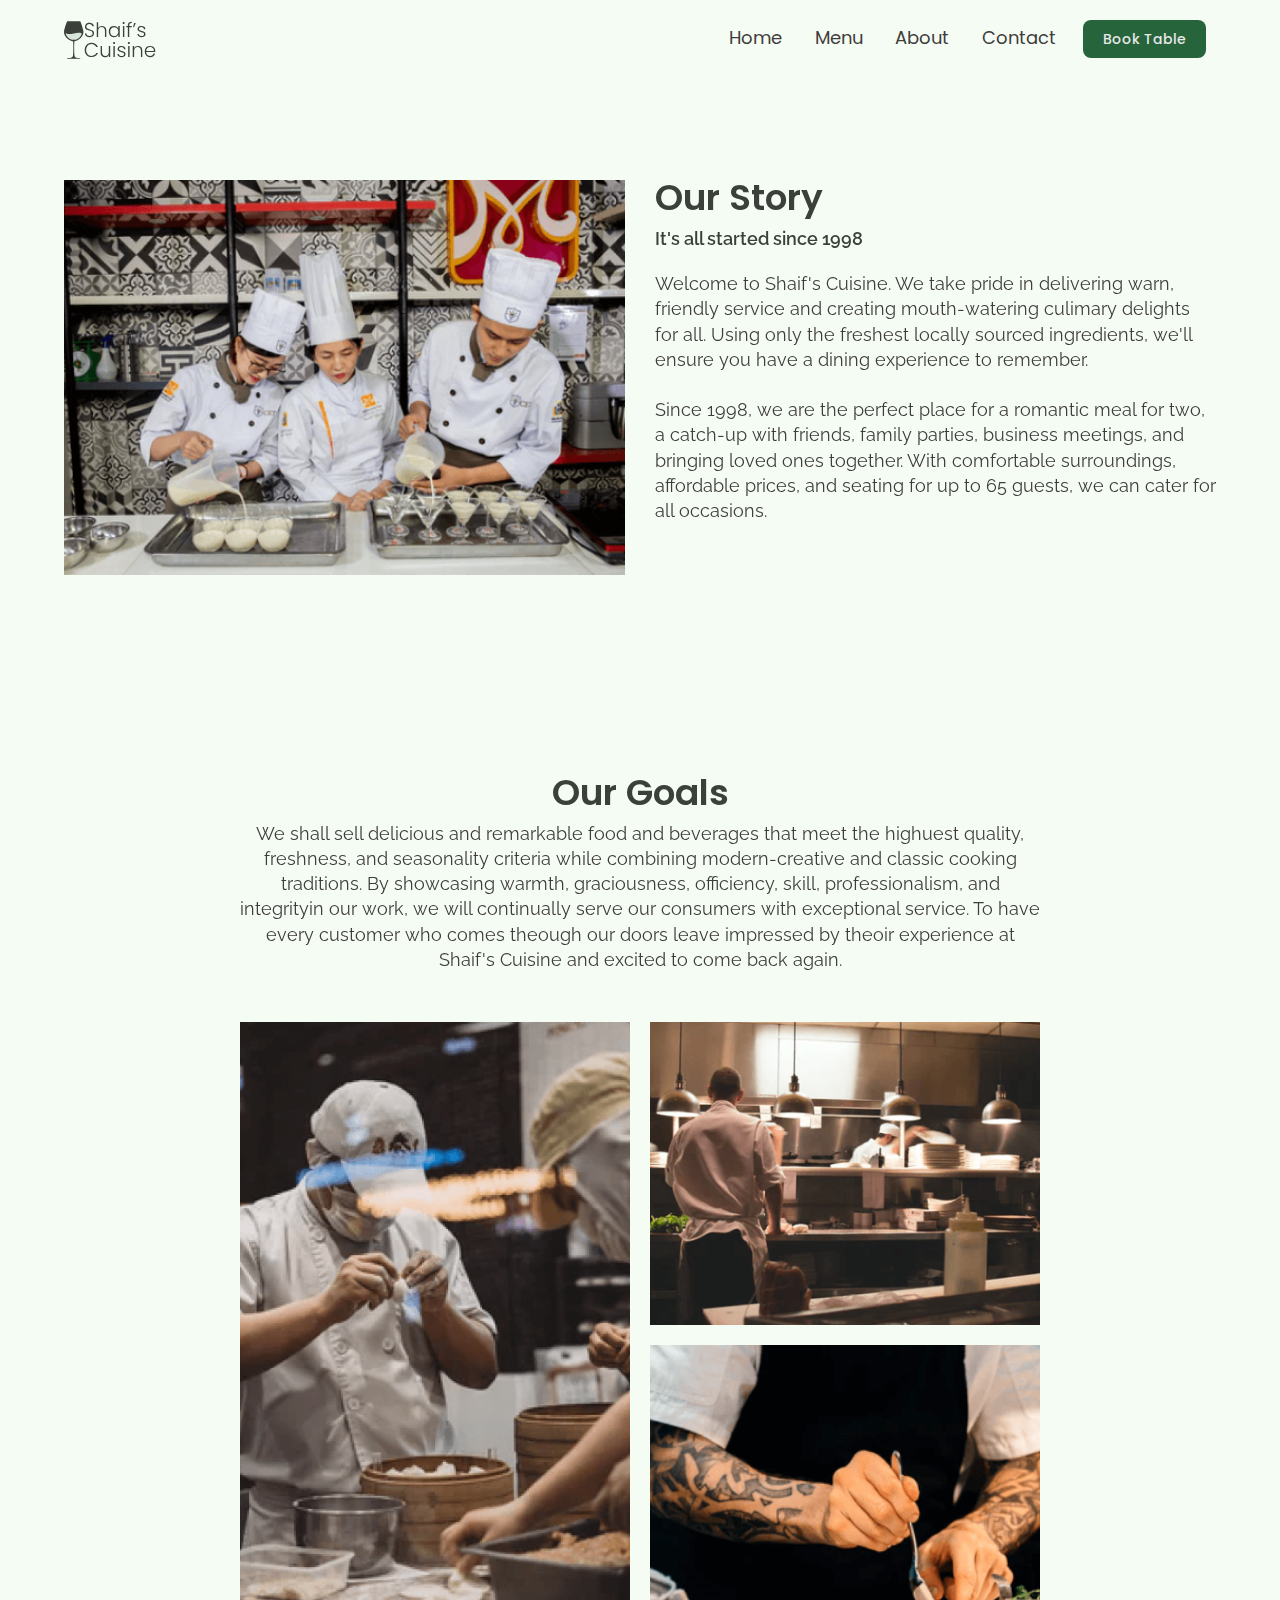
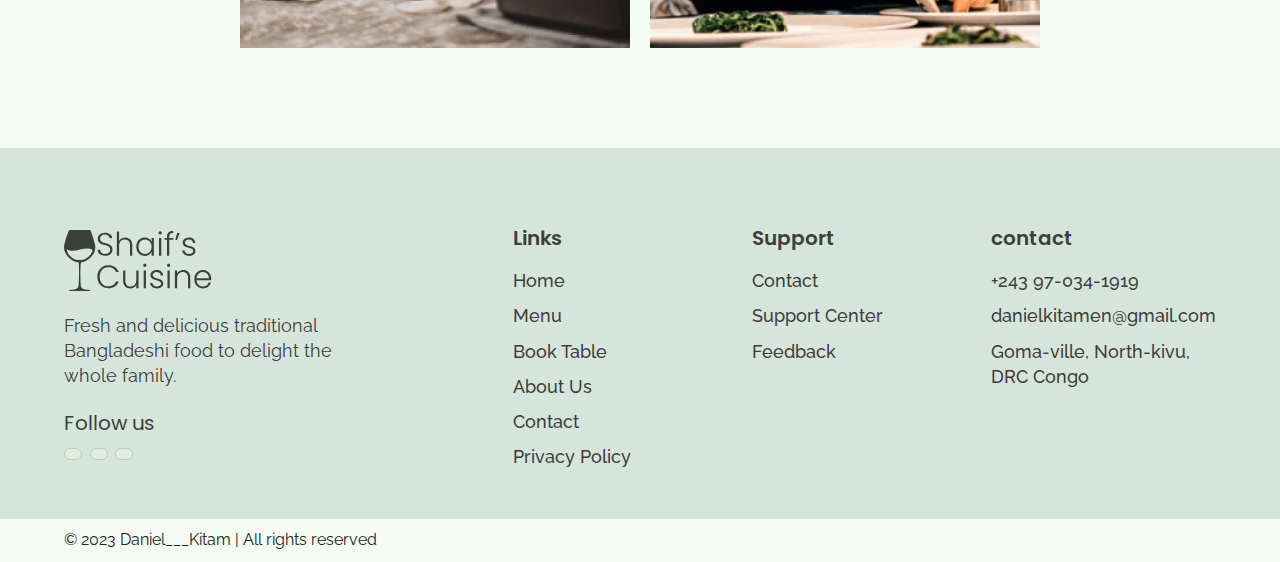
<file: about.html>
<!DOCTYPE html>
<html lang="en">
<head>
    <meta charset="UTF-8">
    <meta http-equiv="X-UA-Compatible" content="IE=edge">
    <meta name="viewport" content="width=device-width, initial-scale=1.0">
    <title>About | Shaif's Cuisine</title>
    <link rel="stylesheet" href="reset.css">
    <link rel="stylesheet" href="globalStyles.css">
    <link rel="stylesheet" href="components.css">
    <link href="https://unpkg.com/aos@2.3.1/dist/aos.css" rel="stylesheet">
    <link rel="stylesheet" href="https://cdnjs.cloudflare.com/ajax/libs/font-awesome/6.1.2/css/all.min.css" 
    integrity="sha512-1sCRPdkRXhBV2PBLUdRb4tMg1w2YPf37qatUFeS7zlBy7jJI8Lf4VHwWfZZfpXtYSLy85pkm9GaYVYMfw5BC1A==" 
    crossorigin="anonymous" referrerpolicy="no-referrer"/>
    <link rel="stylesheet" href="about.css">
</head>
<body>
    <div class="nav">
        <div class="container">
            <div class="nav_wrapper">
                <a href="index.html" class="logo">
                    <img src="images/logo.svg" alt="Shaif's Cuisine">
                </a>
                <nav>
                    <div class="nav_icon">
                        <img src="images/menu.svg" alt="">
                    </div>
                    <div class="nav_bgOverlay">
                        <ul class="nav_list">
                            <div class="nav_close">
                                 <img src="images/x.svg" alt="">
                            </div>
                            <div class="nav_list_wrapper">
                                <li><a href="index.html" class="nav_link">Home</a></li>
                                <li><a href="menu.html" class="nav_link">Menu</a></li>
                                <li><a href="about.html" class="nav_link">About</a></li>
                                <li><a href="contact.html" class="nav_link">Contact</a></li>
                                <li><a href="booking.html" class="btn primary-btn">Book Table</a></li>
                            </div>
                        </ul>
                    </div>
                </nav>
            </div>
        </div>
    </div>
    
    <section id="ourStory" data-aos="fade-up">
        <div class="container">
            <div class="ourStory_wrapper">
                <div class="ourStory_img">
                    <img src="images/ourStoryImg.png" alt="Shaif's Cuisine">
                </div>
                <div class="ourStory_info">
                    <h3 class="ourStory_title">
                        Our Story
                    </h3>
                    <p class="ourStory_subtitle">
                        It's all started since 1998
                    </p>
                    <p class="ourStory_text">
                        Welcome to Shaif's Cuisine. We take pride in delivering warn, friendly
                        service and creating mouth-watering culimary delights for all.
                        Using only the freshest locally sourced ingredients, we'll ensure you
                        have a dining experience to remember.
                        <br><br>
                        Since 1998, we are the perfect place for a romantic meal for two, a 
                        catch-up with friends, family parties, business meetings, and bringing
                        loved ones together. With comfortable surroundings, affordable prices, and
                        seating for up to 65 guests, we can cater for all occasions.
                    </p>
                </div>
            </div>
        </div>
    </section>

    <section id="ourGoals" data-aos="fade-down">
        <div class="container">
            <div class="ourGoals_info">
                <h3 class="ourGoals_title">
                    Our Goals
                </h3>
                <p class="ourGoals_text">
                    We shall sell delicious and remarkable food and beverages that meet the highuest quality,
                    freshness, and seasonality criteria while combining modern-creative and classic cooking
                    traditions. By showcasing warmth, graciousness, officiency, skill, professionalism, and 
                    integrityin our work, we will continually serve our consumers with exceptional service. To
                    have every customer who comes theough our doors leave impressed by theoir experience at 
                    Shaif's Cuisine and excited to come back again.
                </p>
            </div>
            <div class="ourGoals_imgs_wrapper">
                <div class="ourGoals_img1">
                    <img src="images/ourGoals_img1.png" alt="img">
                </div>
                <div class="ourGoals_img2">
                    <img src="images/ourGoals_img2.png" alt="img">
                </div>
                <div class="ourGoals_img3">
                    <img src="images/ourGoals_img3.png" alt="img">
                </div>
            </div>
        </div>
    </section>

    <!--Footer-->
    <footer>
        <div class="container">
            <div class="footer_wrapper">
                <div class="footer_col1">
                    <div class="footer_logo">
                        <img src="images/logo.svg" alt="shaif's Cuisine">
                    </div>
                    <p class="footer_desc">
                        Fresh and delicious traditional Bangladeshi food to delight the whole family.
                    </p>
                    <div class="footer_socials">
                        <h4 class="footer_socials_title">Follow us</h4>
                        <ol>
                            <li>
                                <a href="#"><i class="fa-brands fa-facebook-f"></i></a>
                            </li>
                            <li>
                                <a href="#"><i class="fa-brands fa-instagram"></i></a>
                            </li>
                            <li>
                                <a href="#"><i class="fa-brands fa-twitter"></i></a>
                            </li>
                        </ol>
                    </div>
                </div>
                <div class="footer_col2">
                    <h3 class="footer_text_title">
                        Links
                    </h3>
                    <ol class="footer_text">
                        <li>
                            <a href="index.html">Home</a>
                        </li>
                        <li>
                            <a href="menu.html">Menu</a>
                        </li>
                        <li>
                            <a href="booking.html">Book Table</a>
                        </li>
                        <li>
                            <a href="about.html">About Us</a>
                        </li>
                        <li>
                            <a href="contact.html">Contact</a>
                        </li>
                        <li>
                            <a href="#">Privacy Policy</a>
                        </li>
                    </ol>
                </div>
                <div class="footer_col3">
                    <h3 class="footer_text_title">
                        Support
                    </h3>
                    <ol class="footer_text">
                        <li>
                            <a href="index.html">Contact</a>
                        </li>
                        <li>
                            <a href="menu.html">Support Center</a>
                        </li>
                        <li>
                            <a href="booking.html">Feedback</a>
                        </li>
                    </ol>
                </div>
                <div class="footer_col4">
                    <h3 class="footer_text_title">
                        contact
                    </h3>
                    <ol class="footer_text">
                        <li>
                            <a href="tel:+243970341919">+243 97-034-1919</a>
                        </li>
                        <li>
                            <a href="mailto:danielkitamen@gmail.com">danielkitamen@gmail.com</a>
                        </li>
                        <li>
                            <a href="#">Goma-ville, North-kivu, DRC Congo</a>
                        </li>
                    </ol>
                </div>
            </div>
        </div>
    </footer>
    <div id="copyright">
        <div class="container">
            <p class="copyright_text">
                &copy; 2023 Daniel___Kitam | All rights reserved  
            </p>
        </div>
    </div>

    <script src="https://unpkg.com/aos@2.3.1/dist/aos.js"></script>

    <script src="main.js"></script>

</body>
</html>
</file>
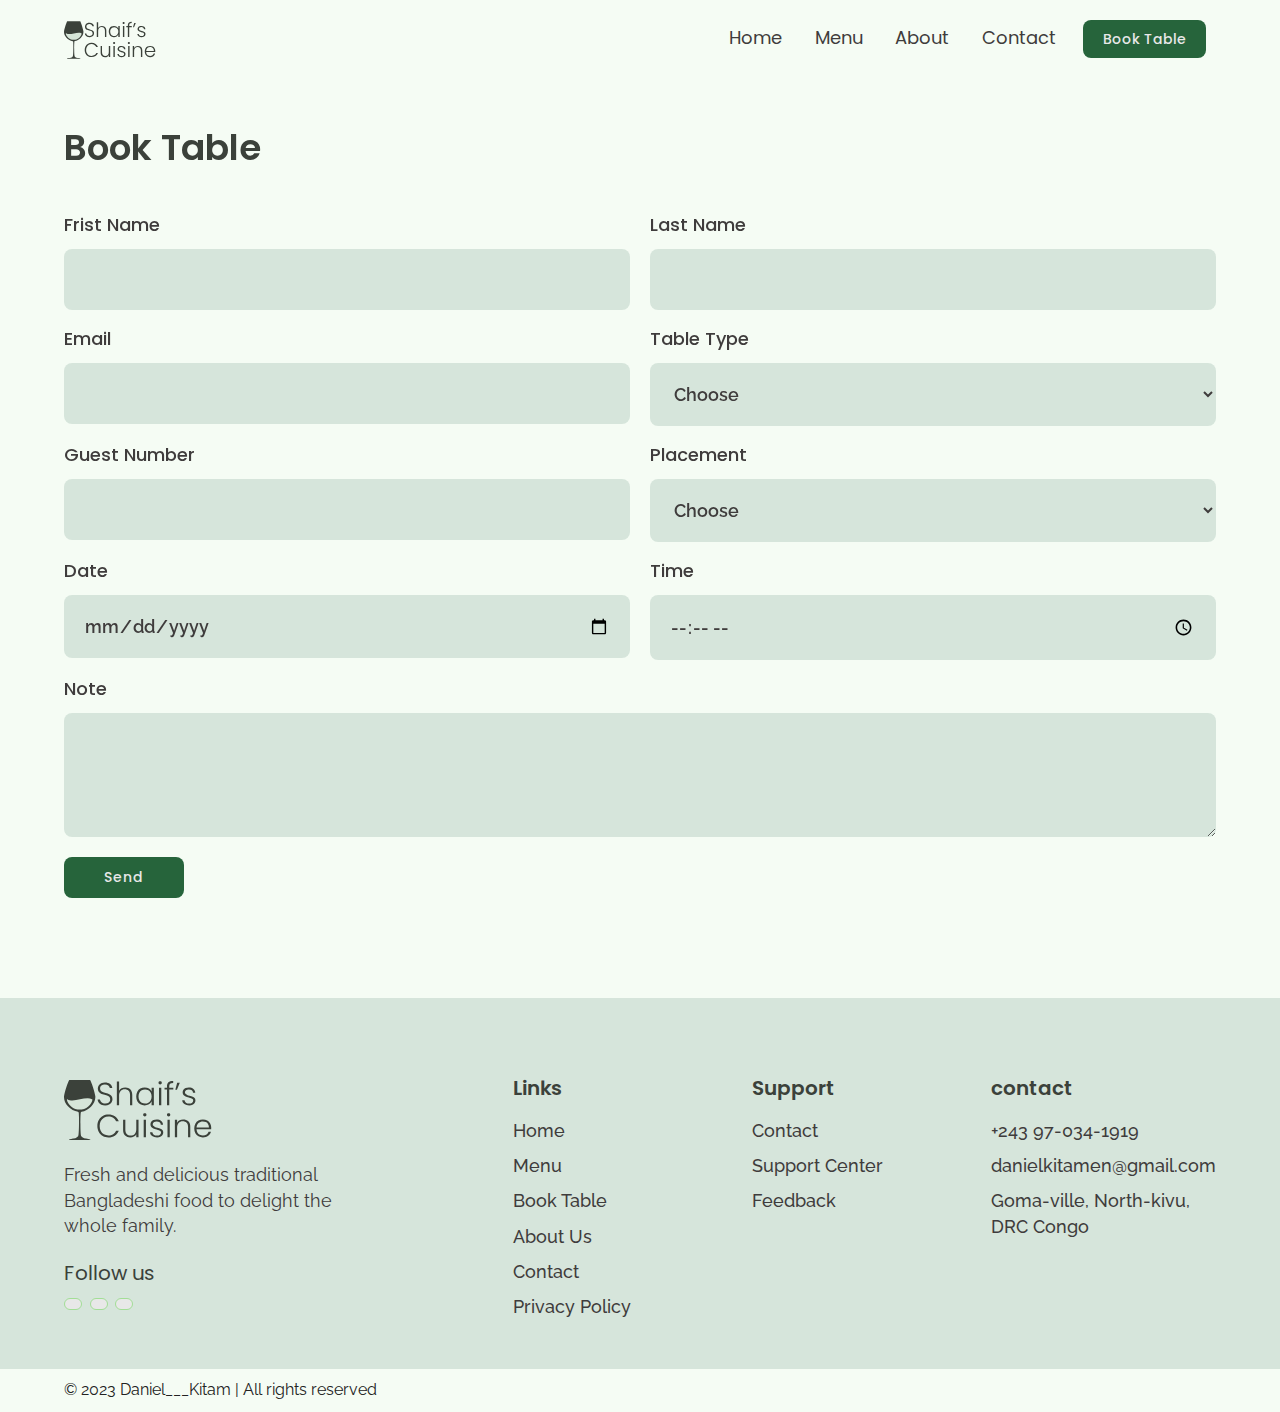
<file: booking.html>
<!DOCTYPE html>
<html lang="en">
<head>
    <meta charset="UTF-8">
    <meta http-equiv="X-UA-Compatible" content="IE=edge">
    <meta name="viewport" content="width=device-width, initial-scale=1.0">
    <title>Booking | Shaif's Cuisine</title>
    <link rel="stylesheet" href="reset.css">
    <link rel="stylesheet" href="globalStyles.css">
    <link rel="stylesheet" href="components.css">
    <link href="https://unpkg.com/aos@2.3.1/dist/aos.css" rel="stylesheet">
    <link rel="stylesheet" href="https://cdnjs.cloudflare.com/ajax/libs/font-awesome/6.1.2/css/all.min.css" 
    integrity="sha512-1sCRPdkRXhBV2PBLUdRb4tMg1w2YPf37qatUFeS7zlBy7jJI8Lf4VHwWfZZfpXtYSLy85pkm9GaYVYMfw5BC1A==" 
    crossorigin="anonymous" referrerpolicy="no-referrer"/>
</head>
<body>
    <div class="nav">
        <div class="container">
            <div class="nav_wrapper">
                <a href="index.html" class="logo">
                    <img src="images/logo.svg" alt="Shaif's Cuisine">
                </a>
                <nav>
                    <div class="nav_icon">
                        <img src="images/menu.svg" alt="">
                    </div>
                    <div class="nav_bgOverlay">
                        <ul class="nav_list">
                            <div class="nav_close">
                                 <img src="images/x.svg" alt="">
                            </div>
                            <div class="nav_list_wrapper">
                                <li><a href="index.html" class="nav_link">Home</a></li>
                                <li><a href="menu.html" class="nav_link">Menu</a></li>
                                <li><a href="about.html" class="nav_link">About</a></li>
                                <li><a href="contact.html" class="nav_link">Contact</a></li>
                                <li><a href="booking.html" class="btn primary-btn">Book Table</a></li>
                            </div>
                        </ul>
                    </div>
                </nav>
            </div>
        </div>
    </div>
    
    <section id="form" data-aos="fade-up">
        <div class="container">
            <h3 class="form_title">Book Table</h3>
            <div class="form_wrapper">
                <form name="booking form" netlify>
                    <div class="form_group">
                        <label for="firstName">Frist Name</label>
                        <input type="text" id="firstName" name="first_name" required>
                    </div>
                    <div class="form_group">
                        <label for="lastName">Last Name</label>
                        <input type="text" id="lastName" name="last_name" required>
                    </div>
                    <div class="form_group">
                        <label for="email">Email</label>
                        <input type="email" id="email" name="email" required>
                    </div>
                    <div class="form_group">
                        <label for="tableType">Table Type</label>
                        <select name="table_type" id="tableType">
                            <option selected disabled>Choose</option>
                            <option value="small">Small (2 persons)</option>
                            <option value="medium">Medium (4 persons)</option>
                            <option value="large">Large (6 persons)</option>
                        </select>
                    </div>
                    <div class="form_group">
                        <label for="guestNumber">Guest Number</label>
                        <input type="number" id="guestNumber" name="guest_number"
                        min="1" max="10" required>
                    </div>
                    <div class="form_group">
                        <label for="placement">Placement</label>
                        <select name="placement" id="placement">
                            <option selected disabled>Choose</option>
                            <option value="small">OUtdoor</option>
                            <option value="medium">Indoor</option>
                            <option value="large">Rooftop</option>
                        </select>
                    </div>
                    <div class="form_group">
                        <label for="date">Date</label>
                        <input type="date" id="date" name="date" required>
                    </div>
                    <div class="form_group">
                        <label for="time">Time</label>
                        <input type="time" id="time" name="time" required>
                    </div>
                    <div class="form_group form_group_full">
                        <label for="message">Note</label>
                        <textarea type="note" id="note" name="note"
                        rows="4" required></textarea>
                    </div>
                    <button type="submit" class="btn primary-btn">Send</button>
                </form>
            </div>
        </div>
    </section>
    
    <!--Footer-->
    <footer>
        <div class="container">
            <div class="footer_wrapper">
                <div class="footer_col1">
                    <div class="footer_logo">
                        <img src="images/logo.svg" alt="shaif's Cuisine">
                    </div>
                    <p class="footer_desc">
                        Fresh and delicious traditional Bangladeshi food to delight the whole family.
                    </p>
                    <div class="footer_socials">
                        <h4 class="footer_socials_title">Follow us</h4>
                        <ol>
                            <li>
                                <a href="#"><i class="fa-brands fa-facebook-f"></i></a>
                            </li>
                            <li>
                                <a href="#"><i class="fa-brands fa-instagram"></i></a>
                            </li>
                            <li>
                                <a href="#"><i class="fa-brands fa-twitter"></i></a>
                            </li>
                        </ol>
                    </div>
                </div>
                <div class="footer_col2">
                    <h3 class="footer_text_title">
                        Links
                    </h3>
                    <ol class="footer_text">
                        <li>
                            <a href="index.html">Home</a>
                        </li>
                        <li>
                            <a href="menu.html">Menu</a>
                        </li>
                        <li>
                            <a href="booking.html">Book Table</a>
                        </li>
                        <li>
                            <a href="about.html">About Us</a>
                        </li>
                        <li>
                            <a href="contact.html">Contact</a>
                        </li>
                        <li>
                            <a href="#">Privacy Policy</a>
                        </li>
                    </ol>
                </div>
                <div class="footer_col3">
                    <h3 class="footer_text_title">
                        Support
                    </h3>
                    <ol class="footer_text">
                        <li>
                            <a href="index.html">Contact</a>
                        </li>
                        <li>
                            <a href="menu.html">Support Center</a>
                        </li>
                        <li>
                            <a href="booking.html">Feedback</a>
                        </li>
                    </ol>
                </div>
                <div class="footer_col4">
                    <h3 class="footer_text_title">
                        contact
                    </h3>
                    <ol class="footer_text">
                        <li>
                            <a href="tel:+243970341919">+243 97-034-1919</a>
                        </li>
                        <li>
                            <a href="mailto:danielkitamen@gmail.com">danielkitamen@gmail.com</a>
                        </li>
                        <li>
                            <a href="#">Goma-ville, North-kivu, DRC Congo</a>
                        </li>
                    </ol>
                </div>
            </div>
        </div>
    </footer>
    <div id="copyright">
        <div class="container">
            <p class="copyright_text">
                &copy; 2023 Daniel___Kitam | All rights reserved  
            </p>
        </div>
    </div>

    <script src="https://unpkg.com/aos@2.3.1/dist/aos.js"></script>

    <script src="main.js"></script>

</body>
</html>
</file>
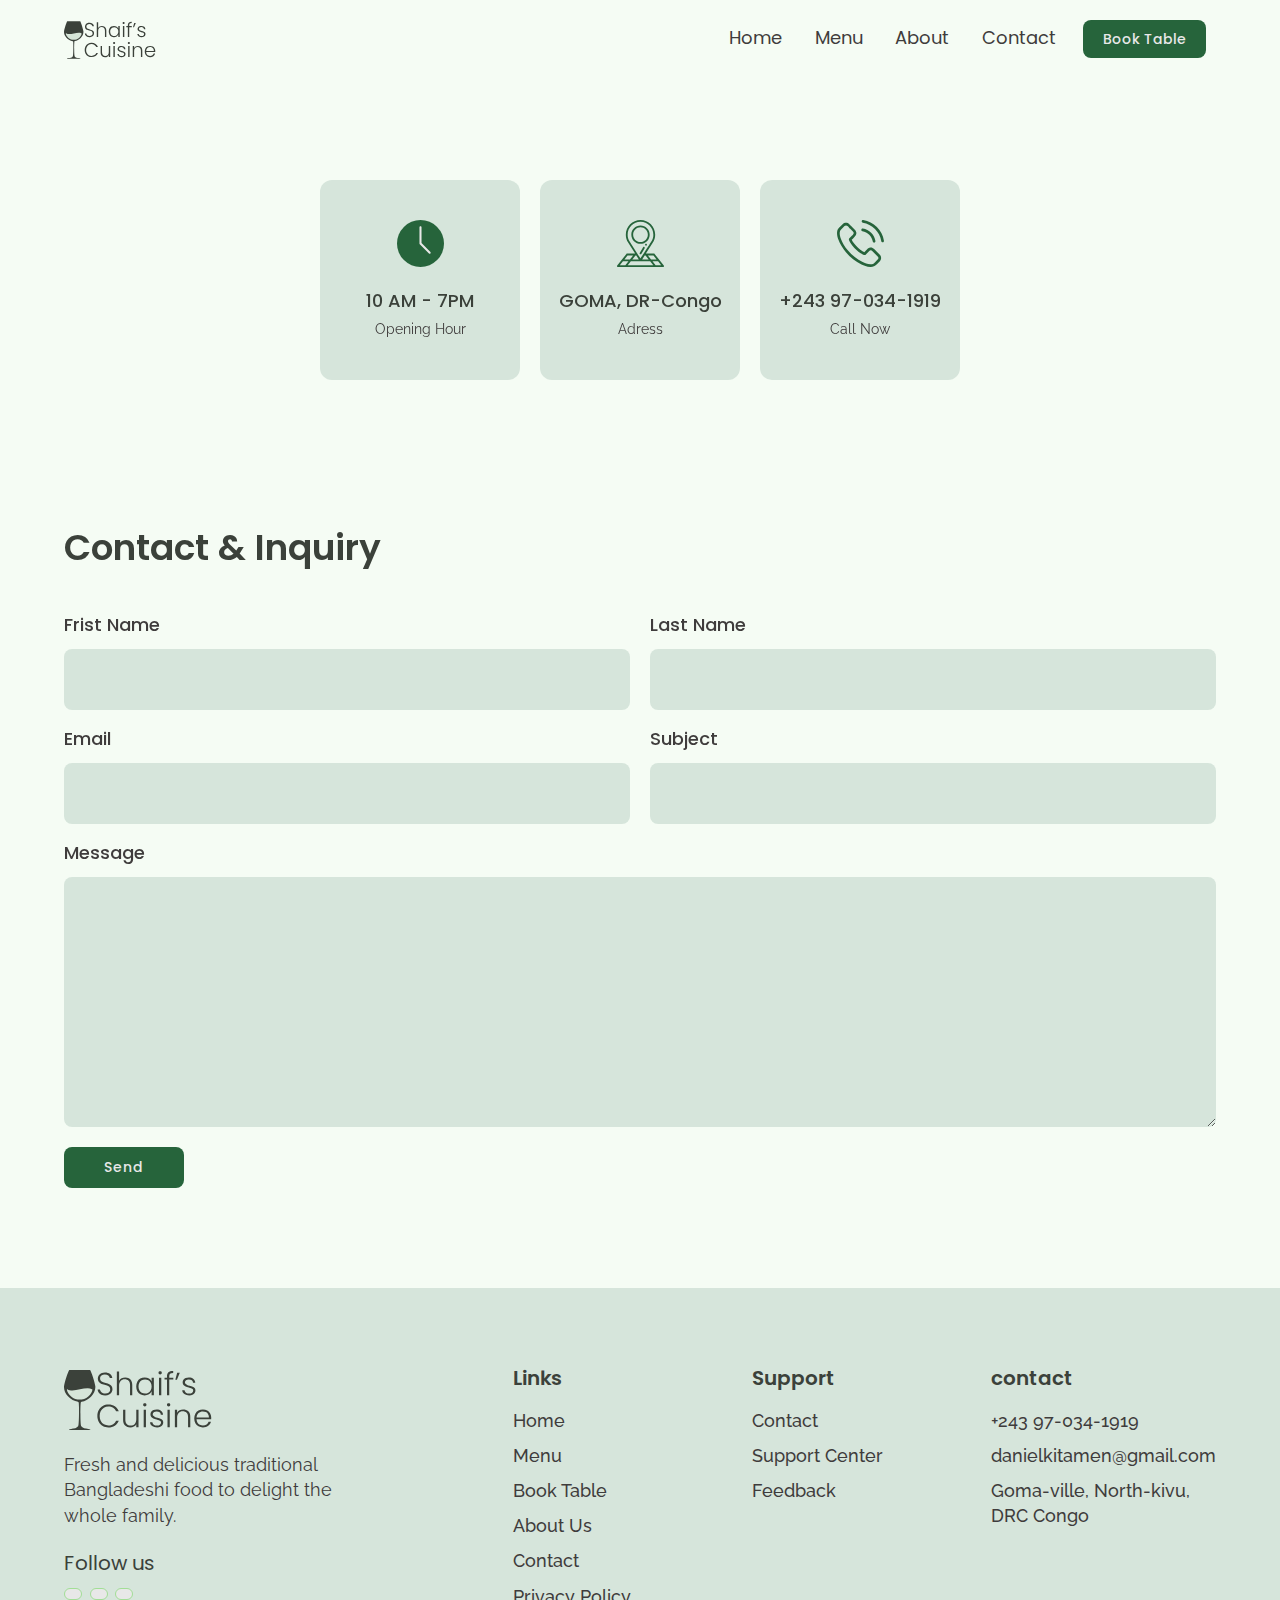
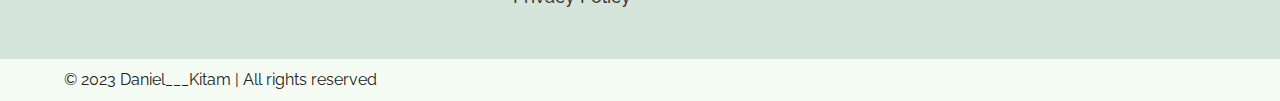
<file: contact.html>
<!DOCTYPE html>
<html lang="en">
<head>
    <meta charset="UTF-8">
    <meta http-equiv="X-UA-Compatible" content="IE=edge">
    <meta name="viewport" content="width=device-width, initial-scale=1.0">
    <title>Contact | Shaif's Cuisine</title>
    <link rel="stylesheet" href="reset.css">
    <link rel="stylesheet" href="globalStyles.css">
    <link rel="stylesheet" href="components.css">
    <link href="https://unpkg.com/aos@2.3.1/dist/aos.css" rel="stylesheet">
    <link rel="stylesheet" href="https://cdnjs.cloudflare.com/ajax/libs/font-awesome/6.1.2/css/all.min.css" 
    integrity="sha512-1sCRPdkRXhBV2PBLUdRb4tMg1w2YPf37qatUFeS7zlBy7jJI8Lf4VHwWfZZfpXtYSLy85pkm9GaYVYMfw5BC1A==" 
    crossorigin="anonymous" referrerpolicy="no-referrer"/>
</head>
<body>
    <div class="nav">
        <div class="container">
            <div class="nav_wrapper">
                <a href="index.html" class="logo">
                    <img src="images/logo.svg" alt="Shaif's Cuisine">
                </a>
                <nav>
                    <div class="nav_icon">
                        <img src="images/menu.svg" alt="">
                    </div>
                    <div class="nav_bgOverlay">
                        <ul class="nav_list">
                            <div class="nav_close">
                                 <img src="images/x.svg" alt="">
                            </div>
                            <div class="nav_list_wrapper">
                                <li><a href="index.html" class="nav_link">Home</a></li>
                                <li><a href="menu.html" class="nav_link">Menu</a></li>
                                <li><a href="about.html" class="nav_link">About</a></li>
                                <li><a href="contact.html" class="nav_link">Contact</a></li>
                                <li><a href="booking.html" class="btn primary-btn">Book Table</a></li>
                            </div>
                        </ul>
                    </div>
                </nav>
            </div>
        </div>
    </div>
    
    <section id="stroreInfo" data-aos="fade-up">
        <div class="container">
            <div class="storeInfo_wrapper">
                <div class="storeInfo_item">
                    <div class="storeInfo_icon">
                        <img src="images/wall-clock-icon.svg" alt="icon">
                    </div>
                    <h3 class="storeInfo_title">
                        10 AM - 7PM
                    </h3>
                    <p class="storeInfo_text">
                        Opening Hour
                    </p>
                </div>
                <div class="storeInfo_item">
                    <div class="storeInfo_icon">
                        <img src="images/address-icon.svg" alt="icon">
                    </div>
                    <h3 class="storeInfo_title">
                        GOMA, DR-Congo
                    </h3>
                    <p class="storeInfo_text">
                        Adress
                    </p>
                </div>
                <div class="storeInfo_item">
                    <div class="storeInfo_icon">
                        <img src="images/phone-icon.svg" alt="icon">
                    </div>
                    <h3 class="storeInfo_title">
                        +243 97-034-1919
                    </h3>
                    <p class="storeInfo_text">
                        Call Now
                    </p>
                </div>
            </div>
        </div>
    </section>

    <section id="form" data-aos="fade-down">
        <div class="container">
            <h3 class="form_title">Contact & Inquiry</h3>
            <div class="form_wrapper">
                <form name="contact form" netlify>
                    <div class="form_group">
                        <label for="firstName">Frist Name</label>
                        <input type="text" id="firstName" name="first_name" required>
                    </div>
                    <div class="form_group">
                        <label for="lastName">Last Name</label>
                        <input type="text" id="lastName" name="last_name" required>
                    </div>
                    <div class="form_group">
                        <label for="email">Email</label>
                        <input type="email" id="email" name="email" required>
                    </div>
                    <div class="form_group">
                        <label for="subject">Subject</label>
                        <input type="text" id="subject" name="subject" required>
                    </div>
                    <div class="form_group form_group_full">
                        <label for="message">Message</label>
                        <textarea type="text" id="message" name="message" cols="30"
                        rows="10" required></textarea>
                    </div>
                    <button type="submit" class="btn primary-btn">Send</button>
                </form>
            </div>
        </div>
    </section>
    
    <!--Footer-->
    <footer>
        <div class="container">
            <div class="footer_wrapper">
                <div class="footer_col1">
                    <div class="footer_logo">
                        <img src="images/logo.svg" alt="shaif's Cuisine">
                    </div>
                    <p class="footer_desc">
                        Fresh and delicious traditional Bangladeshi food to delight the whole family.
                    </p>
                    <div class="footer_socials">
                        <h4 class="footer_socials_title">Follow us</h4>
                        <ol>
                            <li>
                                <a href="#"><i class="fa-brands fa-facebook-f"></i></a>
                            </li>
                            <li>
                                <a href="#"><i class="fa-brands fa-instagram"></i></a>
                            </li>
                            <li>
                                <a href="#"><i class="fa-brands fa-twitter"></i></a>
                            </li>
                        </ol>
                    </div>
                </div>
                <div class="footer_col2">
                    <h3 class="footer_text_title">
                        Links
                    </h3>
                    <ol class="footer_text">
                        <li>
                            <a href="index.html">Home</a>
                        </li>
                        <li>
                            <a href="menu.html">Menu</a>
                        </li>
                        <li>
                            <a href="booking.html">Book Table</a>
                        </li>
                        <li>
                            <a href="about.html">About Us</a>
                        </li>
                        <li>
                            <a href="contact.html">Contact</a>
                        </li>
                        <li>
                            <a href="#">Privacy Policy</a>
                        </li>
                    </ol>
                </div>
                <div class="footer_col3">
                    <h3 class="footer_text_title">
                        Support
                    </h3>
                    <ol class="footer_text">
                        <li>
                            <a href="index.html">Contact</a>
                        </li>
                        <li>
                            <a href="menu.html">Support Center</a>
                        </li>
                        <li>
                            <a href="booking.html">Feedback</a>
                        </li>
                    </ol>
                </div>
                <div class="footer_col4">
                    <h3 class="footer_text_title">
                        contact
                    </h3>
                    <ol class="footer_text">
                        <li>
                            <a href="tel:+243970341919">+243 97-034-1919</a>
                        </li>
                        <li>
                            <a href="mailto:danielkitamen@gmail.com">danielkitamen@gmail.com</a>
                        </li>
                        <li>
                            <a href="#">Goma-ville, North-kivu, DRC Congo</a>
                        </li>
                    </ol>
                </div>
            </div>
        </div>
    </footer>
    <div id="copyright">
        <div class="container">
            <p class="copyright_text">
                &copy; 2023 Daniel___Kitam | All rights reserved  
            </p>
        </div>
    </div>

    <script src="https://unpkg.com/aos@2.3.1/dist/aos.js"></script>

    <script src="main.js"></script>

</body>
</html>
</file>
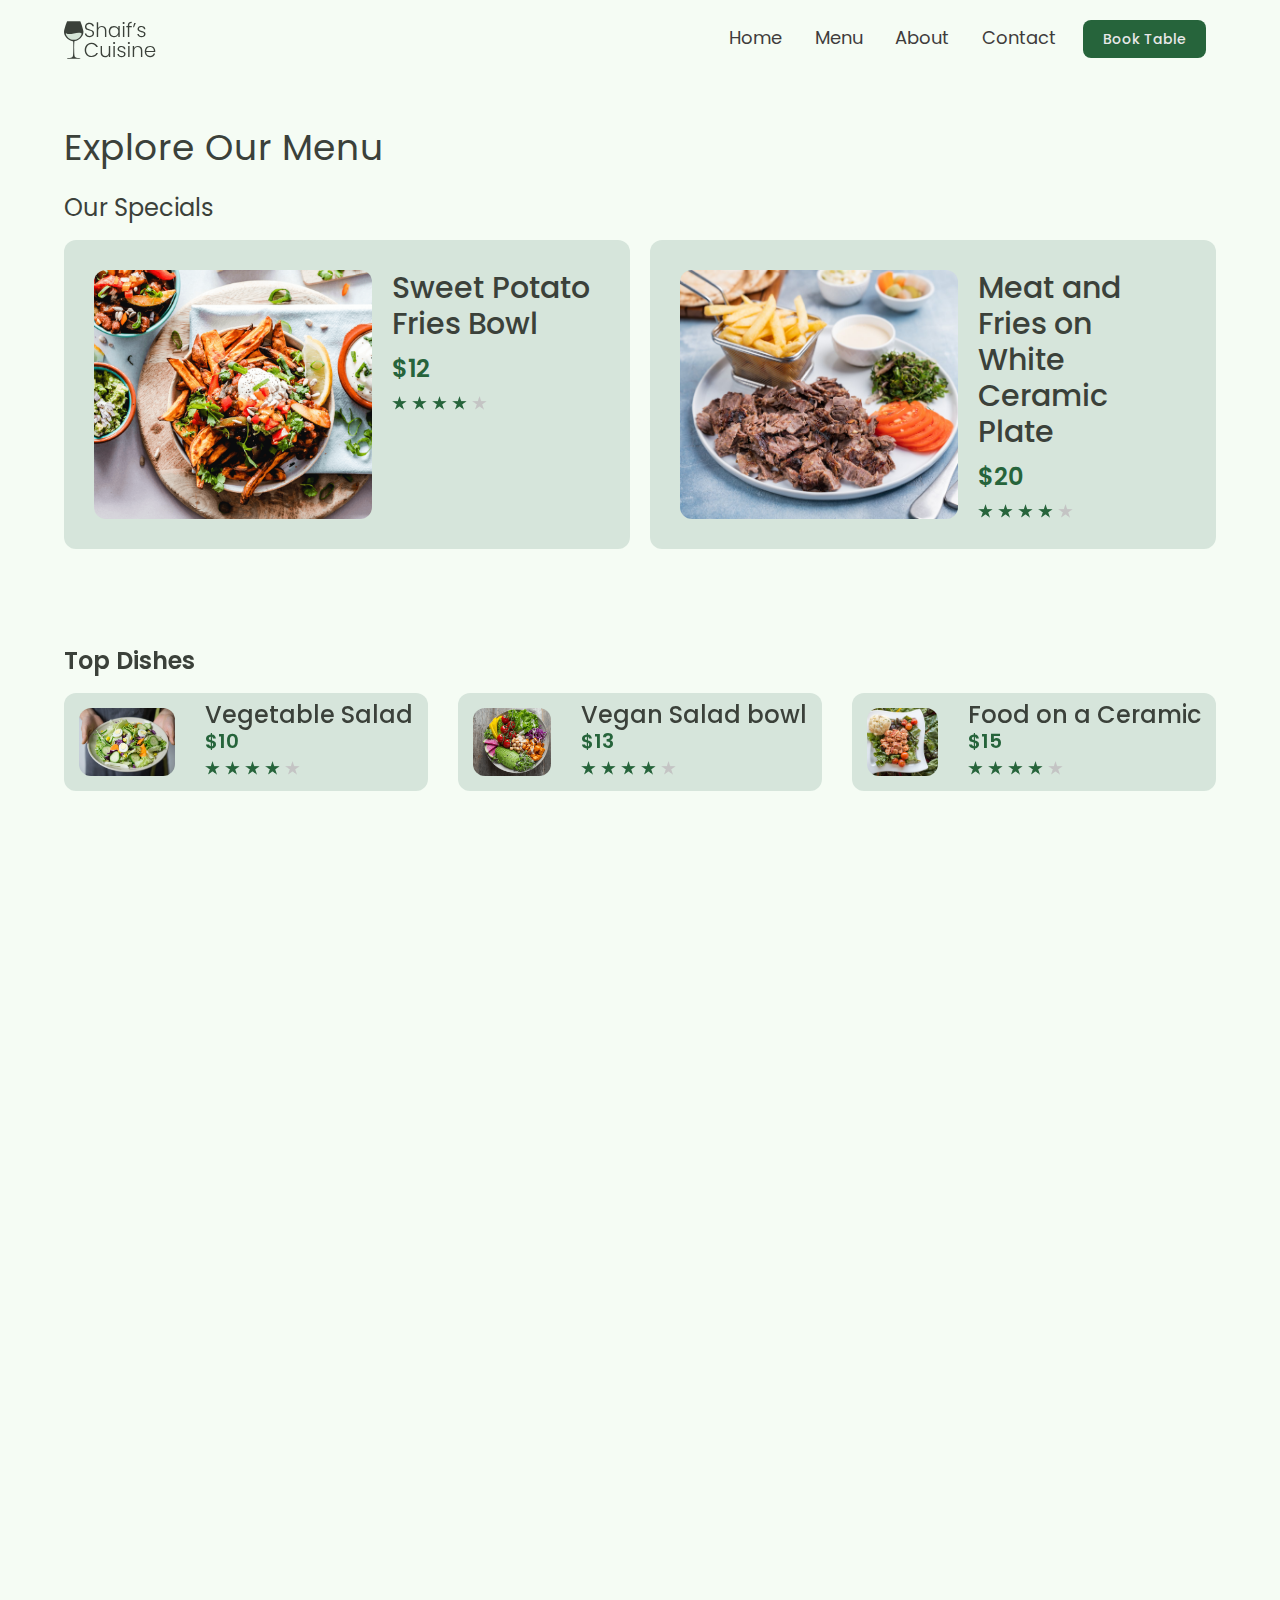
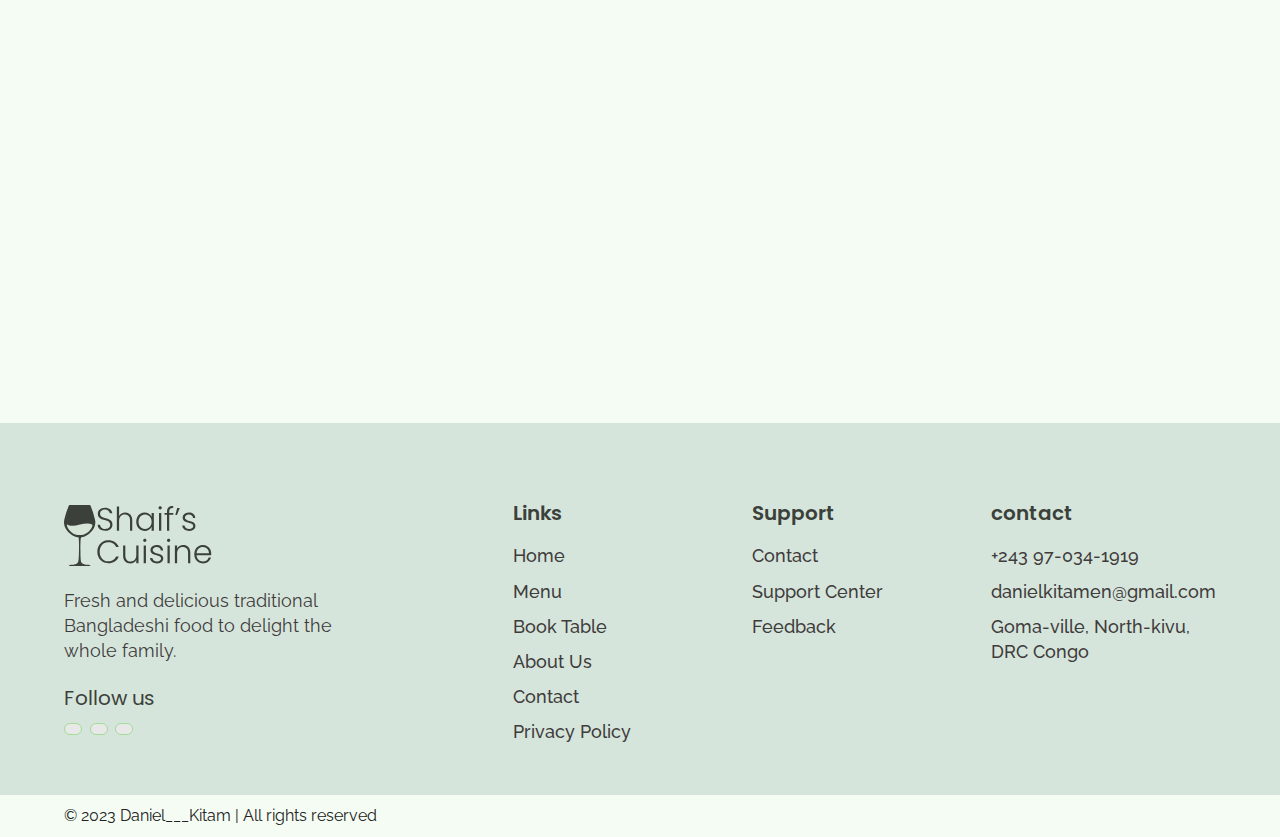
<file: menu.html>
<!DOCTYPE html>
<html lang="en">
<head>
    <meta charset="UTF-8">
    <meta http-equiv="X-UA-Compatible" content="IE=edge">
    <meta name="viewport" content="width=device-width, initial-scale=1.0">
    <title>Menu | Shaif's Cuisine</title>
    <link rel="stylesheet" href="reset.css">
    <link rel="stylesheet" href="globalStyles.css">
    <link rel="stylesheet" href="components.css">
    <link href="https://unpkg.com/aos@2.3.1/dist/aos.css" rel="stylesheet">
    <link rel="stylesheet" href="https://cdnjs.cloudflare.com/ajax/libs/font-awesome/6.1.2/css/all.min.css" 
    integrity="sha512-1sCRPdkRXhBV2PBLUdRb4tMg1w2YPf37qatUFeS7zlBy7jJI8Lf4VHwWfZZfpXtYSLy85pkm9GaYVYMfw5BC1A==" 
    crossorigin="anonymous" referrerpolicy="no-referrer"/>
    <link rel="stylesheet" href="menu.css">
</head>
<body>
    <div class="nav">
        <div class="container">
            <div class="nav_wrapper">
                <a href="index.html" class="logo">
                    <img src="images/logo.svg" alt="Shaif's Cuisine">
                </a>
                <nav>
                    <div class="nav_icon">
                        <img src="images/menu.svg" alt="">
                    </div>
                    <div class="nav_bgOverlay">
                        <ul class="nav_list">
                            <div class="nav_close">
                                 <img src="images/x.svg" alt="">
                            </div>
                            <div class="nav_list_wrapper">
                                <li><a href="index.html" class="nav_link">Home</a></li>
                                <li><a href="menu.html" class="nav_link">Menu</a></li>
                                <li><a href="about.html" class="nav_link">About</a></li>
                                <li><a href="contact.html" class="nav_link">Contact</a></li>
                                <li><a href="booking.html" class="btn primary-btn">Book Table</a></li>
                            </div>
                        </ul>
                    </div>
                </nav>
            </div>
        </div>
    </div>
    
    <section id="page_title" >
        <div class="container">
            <h2 class="page_title_text">
                Explore Our Menu
            </h2>
        </div>
    </section>

    <sectin id="ourSpecials" data-aos="fade-up">
        <div class="container">
            <h3 class="ourSpecials_title">Our Specials</h3>
            <div class="ourSpecials_wrapper">
                <div class="ourSpecials_item" data-aos="fade-right">
                    <div class="ourSpecials_item_img">
                        <img src="images/food-3.png" alt="food">
                    </div>
                    <div class="ourSpecials_item_info">
                        <h3 class="ourSpecials_item_title">
                            Sweet Potato Fries Bowl
                        </h3>
                        <h4 class="ourSpecials_item_price">$12</h4>
                        <div class="ourSpecials_item_stars">
                            <img src="images/3star.png" alt="stars">
                        </div>
                    </div>
                </div>
                <div class="ourSpecials_item" data-aos="fade-left">
                    <div class="ourSpecials_item_img">
                        <img src="images/plate-1.jpeg" alt="food">
                    </div>
                    <div class="ourSpecials_item_info">
                        <h3 class="ourSpecials_item_title">
                            Meat and Fries on White Ceramic Plate
                        </h3>
                        <h4 class="ourSpecials_item_price">$20</h4>
                        <div class="ourSpecials_item_stars">
                            <img src="images/3star.png" alt="stars">
                        </div>
                    </div>
                </div>
            </div>
        </div>
    </sectin>


    <section id="dishGrid" data-aos="fade-up">
        <div class="container">
            <h2 class="dishGrid_title">
                Top Dishes
            </h2>
            <div class="dishGrid_wrapper">
                <div class="dishGrid_item">
                    <div class="dishGrid_item_img">
                        <img src="images/plate-2.webp" alt="food img">
                    </div>
                    <div class="dishGrid_item_info">
                        <h3 class="dishGrid_item_title">
                            Vegetable Salad
                        </h3>
                        <h3 class="dishGrid_item_price">$10</h3>
                        <div class="dishGrid_item_stars">
                            <img src="images/3star.png" alt="3 stars">
                        </div>
                    </div>
                </div>
                <div class="dishGrid_item">
                    <div class="dishGrid_item_img">
                        <img src="images/food-1.png" alt="food img">
                    </div>
                    <div class="dishGrid_item_info">
                        <h3 class="dishGrid_item_title">
                            Vegan Salad bowl
                        </h3>
                        <h3 class="dishGrid_item_price">$13</h3>
                        <div class="dishGrid_item_stars">
                            <img src="images/3star.png" alt="3 stars">
                        </div>
                    </div>
                </div>
                <div class="dishGrid_item">
                    <div class="dishGrid_item_img">
                        <img src="images/plate-3.jpeg" alt="food img">
                    </div>
                    <div class="dishGrid_item_info">
                        <h3 class="dishGrid_item_title">
                            Food on a Ceramic
                        </h3>
                        <h3 class="dishGrid_item_price">$15</h3>
                        <div class="dishGrid_item_stars">
                            <img src="images/3star.png" alt="3 stars">
                        </div>
                    </div>
                </div>
            </div>
        </div>
    </section>

    <section id="dishGrid" data-aos="fade-up">
        <div class="container">
            <h2 class="dishGrid_title">
                Breakfast
            </h2>
            <div class="dishGrid_wrapper">
                <div class="dishGrid_item">
                    <div class="dishGrid_item_img">
                        <img src="images/break-1.webp" alt="food img">
                    </div>
                    <div class="dishGrid_item_info">
                        <h3 class="dishGrid_item_title">
                            Close up of Waffles
                        </h3>
                        <h3 class="dishGrid_item_price">$18</h3>
                        <div class="dishGrid_item_stars">
                            <img src="images/3star.png" alt="3 stars">
                        </div>
                    </div>
                </div>
                <div class="dishGrid_item">
                    <div class="dishGrid_item_img">
                        <img src="images/break-3.webp" alt="food img">
                    </div>
                    <div class="dishGrid_item_info">
                        <h3 class="dishGrid_item_title">
                            Cookies and  Drink
                        </h3>
                        <h3 class="dishGrid_item_price">$13</h3>
                        <div class="dishGrid_item_stars">
                            <img src="images/3star.png" alt="3 stars">
                        </div>
                    </div>
                </div>
                <div class="dishGrid_item">
                    <div class="dishGrid_item_img">
                        <img src="images/break-5.webp" alt="food img">
                    </div>
                    <div class="dishGrid_item_info">
                        <h3 class="dishGrid_item_title">
                            Cross and Paper
                        </h3>
                        <h3 class="dishGrid_item_price">$10</h3>
                        <div class="dishGrid_item_stars">
                            <img src="images/3star.png" alt="3 stars">
                        </div>
                    </div>
                </div>
                <div class="dishGrid_item">
                    <div class="dishGrid_item_img">
                        <img src="images/break-2.jpeg" alt="food img">
                    </div>
                    <div class="dishGrid_item_info">
                        <h3 class="dishGrid_item_title">
                            Baked Bread
                        </h3>
                        <h3 class="dishGrid_item_price">$13</h3>
                        <div class="dishGrid_item_stars">
                            <img src="images/3star.png" alt="3 stars">
                        </div>
                    </div>
                </div>
                <div class="dishGrid_item">
                    <div class="dishGrid_item_img">
                        <img src="images/break-4.webp" alt="food img">
                    </div>
                    <div class="dishGrid_item_info">
                        <h3 class="dishGrid_item_title">
                            Baked Bread
                        </h3>
                        <h3 class="dishGrid_item_price">$15</h3>
                        <div class="dishGrid_item_stars">
                            <img src="images/3star.png" alt="3 stars">
                        </div>
                    </div>
                </div>
            </div>
        </div>
    </section>

    <section id="dishGrid" data-aos="fade-up">
        <div class="container">
            <h2 class="dishGrid_title">
                Lunch
            </h2>
            <div class="dishGrid_wrapper">
                <div class="dishGrid_item">
                    <div class="dishGrid_item_img">
                        <img src="images/lunch-1.jpeg" alt="food img">
                    </div>
                    <div class="dishGrid_item_info">
                        <h3 class="dishGrid_item_title">
                            Vegetables Bowl
                        </h3>
                        <h3 class="dishGrid_item_price">$20</h3>
                        <div class="dishGrid_item_stars">
                            <img src="images/3star.png" alt="3 stars">
                        </div>
                    </div>
                </div>
                <div class="dishGrid_item">
                    <div class="dishGrid_item_img">
                        <img src="images/lunch-2.jpeg" alt="food img">
                    </div>
                    <div class="dishGrid_item_info">
                        <h3 class="dishGrid_item_title">
                            Vegetable Salad
                        </h3>
                        <h3 class="dishGrid_item_price">$10</h3>
                        <div class="dishGrid_item_stars">
                            <img src="images/3star.png" alt="3 stars">
                        </div>
                    </div>
                </div>
                <div class="dishGrid_item">
                    <div class="dishGrid_item_img">
                        <img src="images/lunch-3.jpeg" alt="food img">
                    </div>
                    <div class="dishGrid_item_info">
                        <h3 class="dishGrid_item_title">
                            Leaves and Avocado 
                        </h3>
                        <h3 class="dishGrid_item_price">$15</h3>
                        <div class="dishGrid_item_stars">
                            <img src="images/3star.png" alt="3 stars">
                        </div>
                    </div>
                </div>
                <div class="dishGrid_item">
                    <div class="dishGrid_item_img">
                        <img src="images/food-1.png" alt="food img">
                    </div>
                    <div class="dishGrid_item_info">
                        <h3 class="dishGrid_item_title">
                            Vegan Salad bowl
                        </h3>
                        <h3 class="dishGrid_item_price">$13</h3>
                        <div class="dishGrid_item_stars">
                            <img src="images/3star.png" alt="3 stars">
                        </div>
                    </div>
                </div>
                <div class="dishGrid_item">
                    <div class="dishGrid_item_img">
                        <img src="images/lunch-4.jpeg" alt="food img">
                    </div>
                    <div class="dishGrid_item_info">
                        <h3 class="dishGrid_item_title">
                            Hambur. and Fries 
                        </h3>
                        <h3 class="dishGrid_item_price">$25</h3>
                        <div class="dishGrid_item_stars">
                            <img src="images/3star.png" alt="3 stars">
                        </div>
                    </div>
                </div>
            </div>
        </div>
    </section>

    <section id="dishGrid" data-aos="fade-down">
        <div class="container">
            <h2 class="dishGrid_title">
                Dinner
            </h2>
            <div class="dishGrid_wrapper">
                <div class="dishGrid_item">
                    <div class="dishGrid_item_img">
                        <img src="images/dinner-1.jpeg" alt="food img">
                    </div>
                    <div class="dishGrid_item_info">
                        <h3 class="dishGrid_item_title">
                            Fried and a Dip pt
                        </h3>
                        <h3 class="dishGrid_item_price">$20</h3>
                        <div class="dishGrid_item_stars">
                            <img src="images/3star.png" alt="3 stars">
                        </div>
                    </div>
                </div>
                <div class="dishGrid_item">
                    <div class="dishGrid_item_img">
                        <img src="images/dinner-2.jpeg" alt="food img">
                    </div>
                    <div class="dishGrid_item_info">
                        <h3 class="dishGrid_item_title">
                            Aspar. and Sauce 
                        </h3>
                        <h3 class="dishGrid_item_price">$12</h3>
                        <div class="dishGrid_item_stars">
                            <img src="images/3star.png" alt="3 stars">
                        </div>
                    </div>
                </div>
                <div class="dishGrid_item">
                    <div class="dishGrid_item_img">
                        <img src="images/dinner-3.jpeg" alt="food img">
                    </div>
                    <div class="dishGrid_item_info">
                        <h3 class="dishGrid_item_title">
                            Vegetable Salad 
                        </h3>
                        <h3 class="dishGrid_item_price">$10</h3>
                        <div class="dishGrid_item_stars">
                            <img src="images/3star.png" alt="3 stars">
                        </div>
                    </div>
                </div>
                <div class="dishGrid_item">
                    <div class="dishGrid_item_img">
                        <img src="images/dinner-4.jpeg" alt="food img">
                    </div>
                    <div class="dishGrid_item_info">
                        <h3 class="dishGrid_item_title">
                             Vgtbl. HamBurger
                        </h3>
                        <h3 class="dishGrid_item_price">$15</h3>
                        <div class="dishGrid_item_stars">
                            <img src="images/3star.png" alt="3 stars">
                        </div>
                    </div>
                </div>
                <div class="dishGrid_item">
                    <div class="dishGrid_item_img">
                        <img src="images/food-1.png" alt="food img">
                    </div>
                    <div class="dishGrid_item_info">
                        <h3 class="dishGrid_item_title">
                            Vegan Salad bowl
                        </h3>
                        <h3 class="dishGrid_item_price">$13</h3>
                        <div class="dishGrid_item_stars">
                            <img src="images/3star.png" alt="3 stars">
                        </div>
                    </div>
                </div>
            </div>
        </div>
    </section>


    <!--Footer-->
    <footer>
        <div class="container">
            <div class="footer_wrapper">
                <div class="footer_col1">
                    <div class="footer_logo">
                        <img src="images/logo.svg" alt="shaif's Cuisine">
                    </div>
                    <p class="footer_desc">
                        Fresh and delicious traditional Bangladeshi food to delight the whole family.
                    </p>
                    <div class="footer_socials">
                        <h4 class="footer_socials_title">Follow us</h4>
                        <ol>
                            <li>
                                <a href="#"><i class="fa-brands fa-facebook-f"></i></a>
                            </li>
                            <li>
                                <a href="#"><i class="fa-brands fa-instagram"></i></a>
                            </li>
                            <li>
                                <a href="#"><i class="fa-brands fa-twitter"></i></a>
                            </li>
                        </ol>
                    </div>
                </div>
                <div class="footer_col2">
                    <h3 class="footer_text_title">
                        Links
                    </h3>
                    <ol class="footer_text">
                        <li>
                            <a href="index.html">Home</a>
                        </li>
                        <li>
                            <a href="menu.html">Menu</a>
                        </li>
                        <li>
                            <a href="booking.html">Book Table</a>
                        </li>
                        <li>
                            <a href="about.html">About Us</a>
                        </li>
                        <li>
                            <a href="contact.html">Contact</a>
                        </li>
                        <li>
                            <a href="#">Privacy Policy</a>
                        </li>
                    </ol>
                </div>
                <div class="footer_col3">
                    <h3 class="footer_text_title">
                        Support
                    </h3>
                    <ol class="footer_text">
                        <li>
                            <a href="index.html">Contact</a>
                        </li>
                        <li>
                            <a href="menu.html">Support Center</a>
                        </li>
                        <li>
                            <a href="booking.html">Feedback</a>
                        </li>
                    </ol>
                </div>
                <div class="footer_col4">
                    <h3 class="footer_text_title">
                        contact
                    </h3>
                    <ol class="footer_text">
                        <li>
                            <a href="tel:+243970341919">+243 97-034-1919</a>
                        </li>
                        <li>
                            <a href="mailto:danielkitamen@gmail.com">danielkitamen@gmail.com</a>
                        </li>
                        <li>
                            <a href="#">Goma-ville, North-kivu, DRC Congo</a>
                        </li>
                    </ol>
                </div>
            </div>
        </div>
    </footer>
    <div id="copyright">
        <div class="container">
            <p class="copyright_text">
                &copy; 2023 Daniel___Kitam | All rights reserved  
            </p>
        </div>
    </div>

    <script src="https://unpkg.com/aos@2.3.1/dist/aos.js"></script>

    <script src="main.js"></script>

</body>
</html>
</file>
<file: globalStyles.css>
@import url('https://fonts.googleapis.com/css2?family=Poppins:wght@500;600&family=Raleway:wght@400;500;600&display=swap');

html{
    font-size: 10px;
    overflow-x: hidden;
}

:root{
    --green-1: #26643b;
    --green-2: #a2de96;
    --lightGreen-1: #d6e5db;
    --lightGreen-2: #f5fcf4;
    --black-1: #3b413a;
    --black-2: #3f3c3c;
    --black-3: #5b6359;
    --white-1: #e8e8e8;
}
body{
    background-color: var(--lightGreen-2);
    overflow-x: hidden;
    
}
section{
    padding: 100px 0;
}
@media only screen and(max-width: 768px){
    section{
        padding: 50px 0;
    }
}

.container{
    max-width: 1200px;
    width: 90%;
    margin: 0 auto;
}
img{
    width: 100%;
    height: 100%;
    object-fit: contain;
}

h1,
h2,
h3,
h4{
    font-family: 'Poppins', sans-serif;
}
p{
    font-family: 'Raleway', sans-serif;
    font-weight: 400;
    line-height: 1.4em;
    font-size: 1.8rem;
}
a{
    display: inline-block;
    text-decoration: none;
}
</file>
<file: components.css>
.nav{
    padding: 2rem 0;
}
.nav_icon,
.nav_close{
    display: none;
}

.nav_wrapper{
    display: flex;
    justify-content: space-between;
}
.nav_list li{
    display: inline-block;
    margin: 0 1rem;
}
.nav_list .nav_link{
    font-size: 1.8rem;
    font-family: 'Poppins';
    color: var(--black-2);
    padding: 0.5rem;
}
.nav_list li:hover .nav_link{
    color: var(--green-1);
}
@media only screen and (max-width: 768px){
    .nav{
        position: relative;
    }
    .nav_icon{
        display: block;
    }
    .nav_icon img,
    .nav_close img{
        pointer-events: none;
        height: 30px;
        width: 30px;
    }
    .nav_close{
        display: block;
        position: absolute;
        color: var(--black-1);
        right: 1rem;
        top: 1rem;
        cursor: pointer;
    }
    .nav_list{
        z-index: 1000;
        position: absolute;
        left: 100%;
        top: 0;
        height: 100vh;
        width: 80%;
        background: var(--lightGreen-1);
        display: flex;
        align-items: center;
        justify-content: flex-end;
        padding-right: 2rem;
        transform: translate(0%);
        overflow: hidden;
        transition: 0.3s ease-in transform;
    }
    .nav_list.show{
        transform: translate(-100%);
    }
    .nav_list li{
        display: block;
        text-align: right;
        margin-bottom: 2rem;
    }
    .nav_list li a{
        font-size: 1.6rem;
    }
    .nav_bgOverlay.active{
        display: block;
        position: absolute;
        left: 0;
        top: 0;
        z-index: 1000;
        height: 100vh;
        width: 100%;
        background: rgba(18, 24, 14, 0.808);
    }
}

.btn{
    color: var(--green-1);
    font-family: Poppins;
    font-weight: 500;
    border-radius: 8px;
    font-size: 1.4rem;
    padding: 1.2rem 2rem;
}
.primary-btn{
    color: var(--white-1);
    background: var(--green-1  );
}

footer{
    background: var(--lightGreen-1);
    padding-top: 5rem;
    padding-bottom: 2rem;
}
.footer_wrapper{
    display: flex;
    flex-direction: column;
    gap: 3rem;
}
.footer_logo{
    width: 150px;
    margin-bottom: 2rem;
}
.footer_desc{
    font-size: 1.4rem;
    color: var(--black-2);
    margin-bottom: 2rem;
}
.footer_socials_title{
    font-size: 1.8rem;
    color: var(--black-1);
    margin-bottom: 1rem;
}
.footer_socials li{
    display: inline-block;
    margin-right: 0.5rem;
}
.footer_socials a{
    padding: 0.5rem 0.8rem;
    background: var(--white-1);
    border: 1px solid var(--green-2);
    border-radius: 8px;
}
.footer_socials i{
    font-size: 20px;
    color: var(--black-2);
}

.footer_text_title{
    font-size: 1.8rem;
    margin-bottom: 1rem;
    color: var(--black-1);
    font-weight: 600;
}
.footer_text a{
    font-size: 1.4rem;
    margin-bottom: 0.5rem;
    color: var(--black-2);
    font-family: Raleway;
    font-weight: 500;
    line-height: 1.4em;
}
@media only screen and (min-width: 768px){
    footer{
        padding-top: 8rem;
        padding-bottom: 4rem;
    }
    .footer_wrapper{
        flex-direction: row;
    }
    .footer_col1{
        flex: 4;
    }
    .footer_col2,
    .footer_col3,
    .footer_col4{
        flex: 2;
    }
    .footer_desc{
        max-width: 300px;
        font-size: 1.8rem;
        margin-bottom: 2.5rem;
    }
    .footer_socials_title{
        font-size: 2rem;
        margin-bottom: 1.5rem;
    }
    .footer_text_title{
        font-size: 2rem;
        margin-bottom: 2rem;
    }
    .footer_text a{
        font-size: 1.8rem;
        margin-bottom: 1rem;
        
    }
}

#copyright{
    padding: 1rem 0;
}
.copyright_text{
    font-size: 1.4rem;
    text-align: center;
}

@media only screen and (min-width: 768px){
    .copyright_text{
        font-size: 1.6rem;
        text-align: left;
    }
}

/*store*/

.storeInfo_wrapper{
    display: flex;
    align-items: stretch;
    justify-content: center;
    flex-wrap: wrap;
    gap: 1rem;
}
.storeInfo_item{
    background-color: var(--lightGreen-1);
    padding: 20px 30px;
    text-align: center;
    border-radius: 12px;
    width: 150px;
}
.storeInfo_icon{
    width: 30px;
    margin: 0 auto;
    margin-bottom: 1.5rem;
}
.storeInfo_title{
    font-size: 1.4rem;
    font-family: Poppins;
    font-weight: 500;
    margin-bottom: 0.5rem;
    color: var(--black-1);
}
.storeInfo_text{
    font-size: 1.4rem;
    font-family: Raleway;
    color: var(--black-2);
}
@media only screen and (min-width: 768px){
    .storeInfo_wrapper{
        gap: 2rem;
    }
    .storeInfo_item{
        min-width: 200px; 
        padding: 40px 0;
    } 
    .storeInfo_icon{
        width: 47px;
        margin-bottom: 2.5rem;
    }
    .storeInfo_title{
        font-size: 1.8rem;
        margin-bottom: 1rem;
    }
    .footer_text{
        font-size: 1.6rem;
    }
}

.dishGrid_title{
    font-size: 1.8rem;
    margin-bottom: 2rem;
    font-weight: 600;
    color: var(--black-1);
}
.dishGrid_wrapper{
    display: grid;
    grid-template-columns: repeat(auto-fit, minmax(140px, 1fr));
    gap: 1rem;
}
.dishGrid_item{
    display: flex;
    flex-direction: column;
    background-color: var(--lightGreen-1);
    padding: 0.5rem;
    gap: 0.5rem;
    border-radius: 12px;
}
.dishGrid_item_img{
    flex: 4;
}
.dishGrid_item_info{
    flex: 5;
}
.dishGrid_item_img img{
    object-fit: cover;
    border-radius: 12px;
}
.dishGrid_item_title{
    font-size: 1.4rem;
    line-height: 1.3rem;
    font-weight: 500;
    color: var(--black-1);
    margin-bottom: 0.5rem;
}
.dishGrid_item_price{
    font-size: 1.4rem;
    color: var(--green-1);
    font-weight: 600;
    margin-bottom: 0.5rem;
}
.dishGrid_item_stars{
    max-height: 15px;
    width: max-content;
}

@media only screen and (min-width: 768px){
    .dishGrid_title{
        font-size: 2.4rem;
    }
    .dishGrid_wrapper{
        grid-template-columns: repeat(auto-fit, minmax(350px, 1fr));
        gap: 3rem;
    }
    .dishGrid_item{
        flex-direction: row;
        padding: 1.5rem;
        gap: 3rem;
    }
    .dishGrid_item_title{
        font-size: 2.4rem;
        margin-bottom: 1rem;
        width: max-content;
    }
    .dishGrid_item_price{
        font-size: 2rem;
        margin-bottom: 1rem;
    }
}

/* form styles*/

#form{
    padding: 5rem 0;
}
.form_title{
    font-size: 1.8rem;
    color: var(--black-1);
    font-weight: 600;
}
.form_wrapper{
    padding: 3rem 0;
}
.form_wrapper form{
    display: grid;
    grid-template-columns: 1fr;
    gap: 2rem;
}
.form_group label{
    font-size: 1.6rem;
    font-family: poppins;
    color: var(--black-2);
    font-weight: 500;
}
.form_group input,
.form_group textarea,
.form_group select{
    width: 100%;
    border: none;
    background-color: var(--lightGreen-1);
    font-size: 1.4rem;
    font-family: Raleway;
    font-weight: 600;
    padding: 1.5rem;
    border-radius: 8px;
    margin-top: 0.5rem;
    color: var(--black-2);
}
.form_group textarea{
    resize: vertical;
}
.form_wrapper button[type='submit']{
    width: max-content;
    border: none;
    padding: 1rem 4rem;
    font-weight: 500;
    letter-spacing: 0.1rem;
}
@media only screen and (min-width: 768px){
    .form_title{
        font-size: 3.6rem;
    }
    .form_wrapper{
        padding: 5rem 0;
    }
    .form_wrapper form{
        grid-template-columns: 1fr 1fr;
    }
    .form_group_full{
        grid-column: 1/3;
    }
    .form_group label{
        font-size: 1.8rem;
    }
    .form_group input,
    .form_group textarea,
    .form_group select{
        font-size: 1.8rem;
        padding: 2rem;
        margin-top: 1.5rem;
    }
}
</file>
<file: about.css>
.ourStory_wrapper{
    display: flex;
    flex-direction: column;
    gap: 2rem;
}
.ourStory_title,
.ourGoals_title{
    font-size: 1.8rem;
    font-weight: 600;
    color: var(--black-1);
    margin-bottom: 1rem;
}
.ourStory_subtitle{
    font-size: 1.4rem;
    font-weight: 600;
    color: var(--black-1);
    margin-bottom: 2rem;
}
.ourStory_text,
.ourGoals_text{
    font-size: 1.4rem;
    line-height: 1.4em;
    color: var(--black-2);
}
@media only screen and (min-width: 768px){
    .ourStory_wrapper{
        flex-direction: row;
        gap: 3rem;
    }
    .ourStory_img,
    .ourStory_info{
        flex: 1;
    }
    .ourStory_title,
    .ourGoals_title{
        font-size: 3.6rem;
    }
    .ourStory_subtitle{
        font-size: 1.8rem;
    }
    .ourStory_text,
    .ourGoals_text{
        font-size: 1.8rem;
        max-width: 800px;
    }
}
/* our Goals */
.ourGoals_info{
    text-align: left;
    margin-bottom: 5rem;
}
.ourGoals_imgs_wrapper img{
    object-fit: cover;
}
.ourGoals_imgs_wrapper{
    max-width: 800px;
    margin: 0 auto;
    display: grid;
    grid-template-columns: 1fr 1fr;
    grid-template-rows: 1fr 1fr;
    gap: 1rem;
}
.ourGoals_img1{
    grid-row: 1/3;
}
@media only screen and (min-width: 768px){
    .ourGoals_info{
        text-align: center;
    }
    .ourGoals_imgs_wrapper{
        gap: 2rem;
    }
    .ourGoals_text{
        margin: 0 auto;
    }
}
</file>
<file: menu.css>
#page_title{
    padding-top: 3rem;
    padding-bottom: 2rem;
}
.page_title_text{
    font-size: 2.2rem;
    color: var(--black-1);
}
@media only screen and (min-width:768px) {
    #page_title{
        padding-top: 5rem;
        padding-bottom: 3rem;
    }
    .page_title_text{
        font-size: 3.6rem;
    }
}
/* our Specials*/
#ourSpecials{
    padding: 0;
}
.ourSpecials_title{
    font-size: 1.8rem;
    color: var(--black-1);
    margin-bottom: 2rem;
}
.ourSpecials_wrapper{
    display: flex;
    gap: 1.5rem;
    flex-direction: column;
    max-width: 400px;
}
.ourSpecials_item{
    flex: 1;
    display: flex;
    gap: 2rem;
    background-color: var(--lightGreen-1);
    padding: 1.5rem;
    border-radius: 12px;
}
.ourSpecials_item_img,
.ourSpecials_item_info{
    flex: 1;
    
}

.ourSpecials_item_img{
    border-radius: 12px;
    overflow: hidden;
}
.ourSpecials_item_img img{
    object-fit: cover;
}
.ourSpecials_item_title{
    font-size: 2.4rem;
    font-weight: 500;
    margin-bottom: 1rem;
    color: var(--black-1);
    line-height: 1.2em;
}
.ourSpecials_item_price{
    font-size: 1.8rem;
    color: var(--green-1);
    font-weight: 600;
    margin-bottom: 1rem;
}
.ourSpecials_item_stars{
    width: max-content;
}
@media only screen and (min-width: 768px){
    .ourSpecials_title{
        font-size: 2.4rem;
    }
    .ourSpecials_wrapper{
        flex-direction: row;
        gap: 2rem;
        max-width: none;
    }
    .ourSpecials_item{
        padding: 3rem;
        gap: 2rem;
    }
    .ourSpecials_item_title{
        font-size: 3rem;
        margin-bottom: 1.5rem;
    }
    .ourSpecials_item_price{
        font-size: 2.4rem;
        margin-bottom: 1.5rem;
    }
}
@media only screen and (min-width: 1100px){
    .ourSpecials_item_img{
        flex: 4;
    }
    .ourSpecials_item_info{
        flex: 3;
    }
}

#dishGrid{
    padding-bottom: 0;
}
#dishGrid:last-of-type{
    padding-bottom: 10rem;
}
</file>
